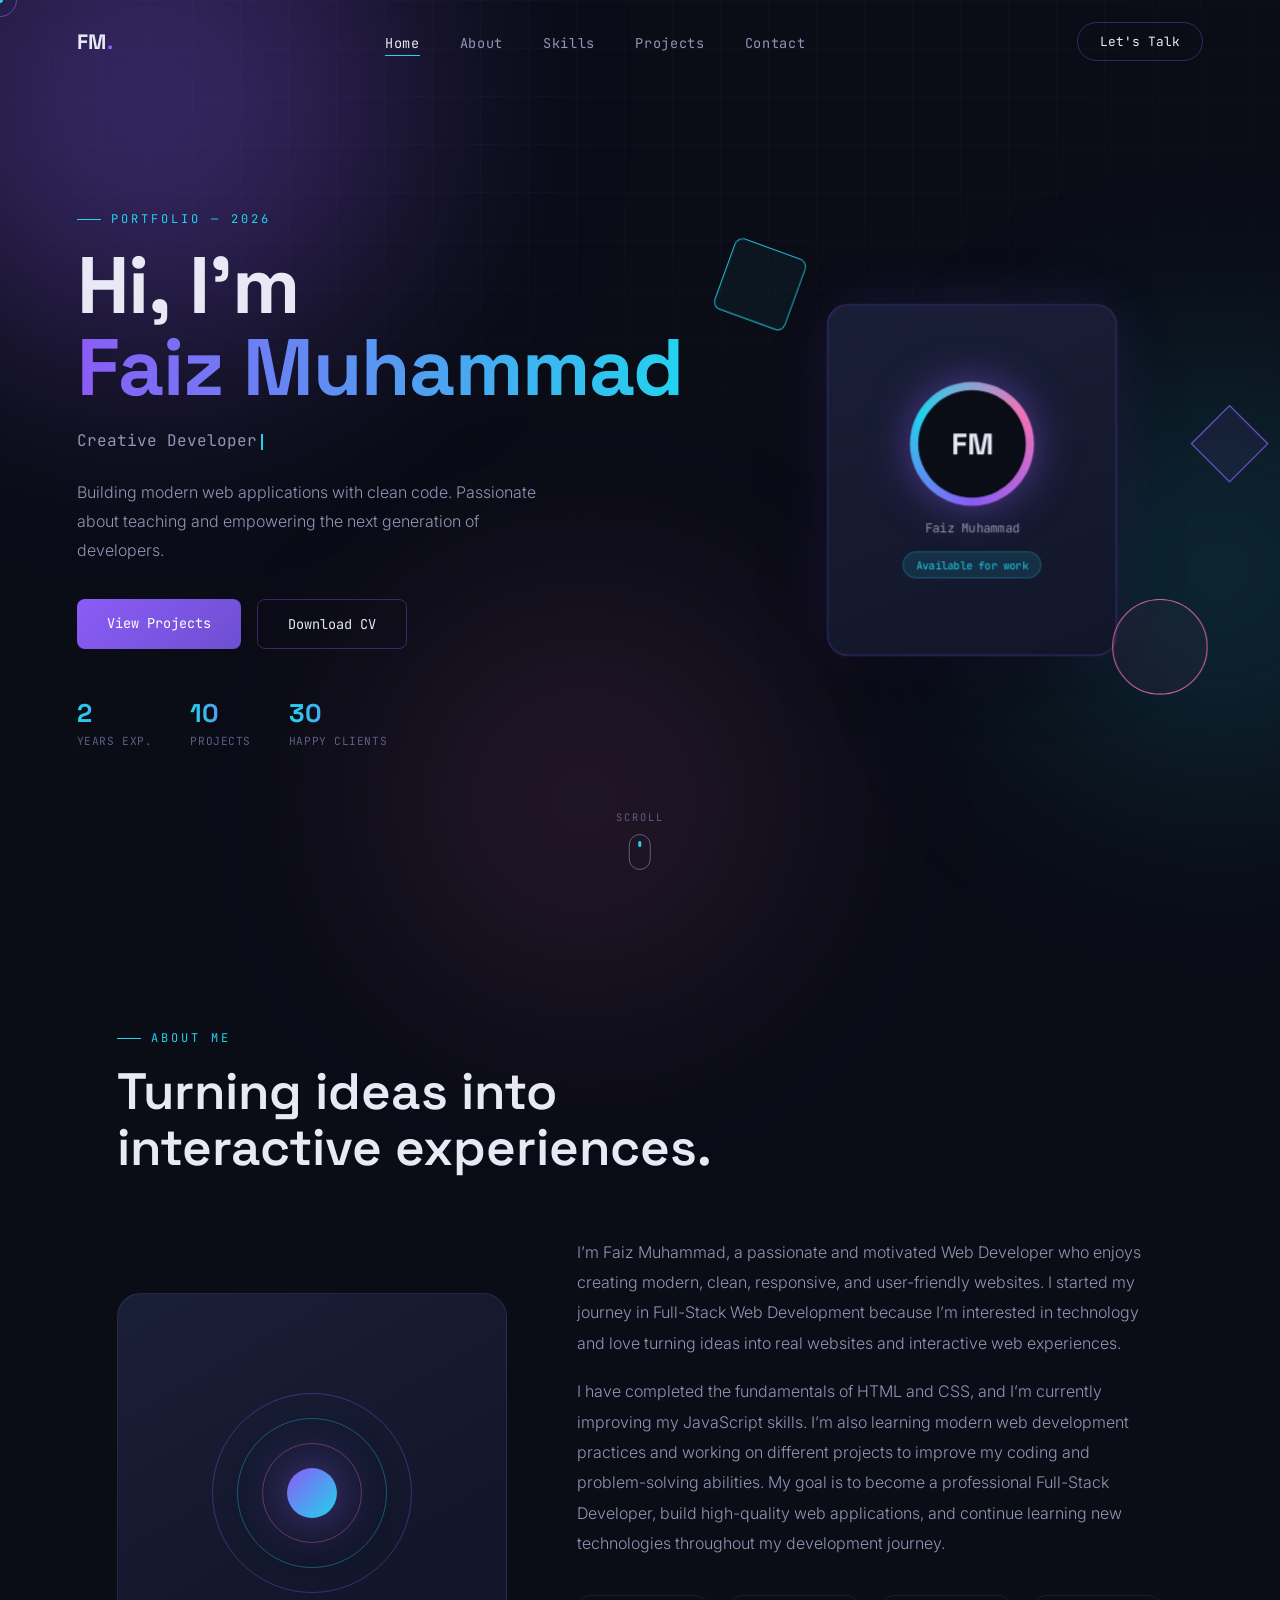
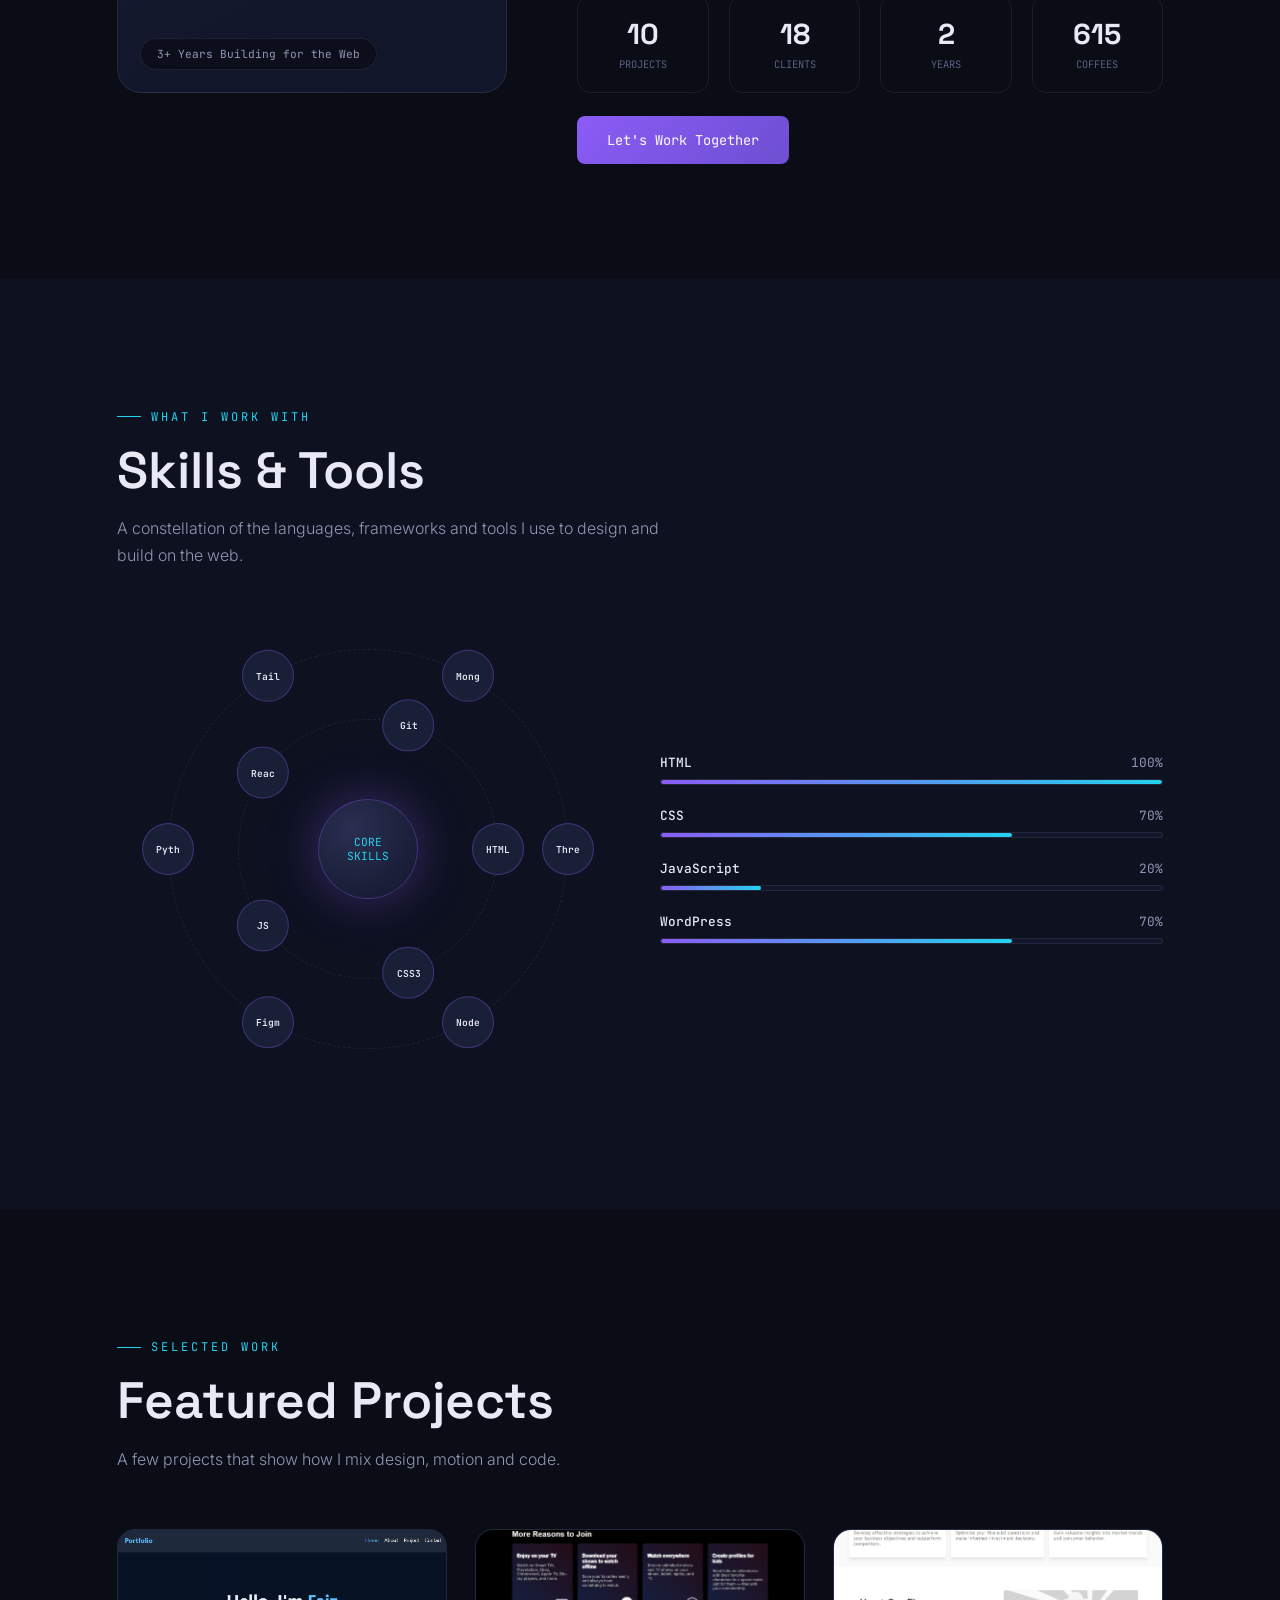
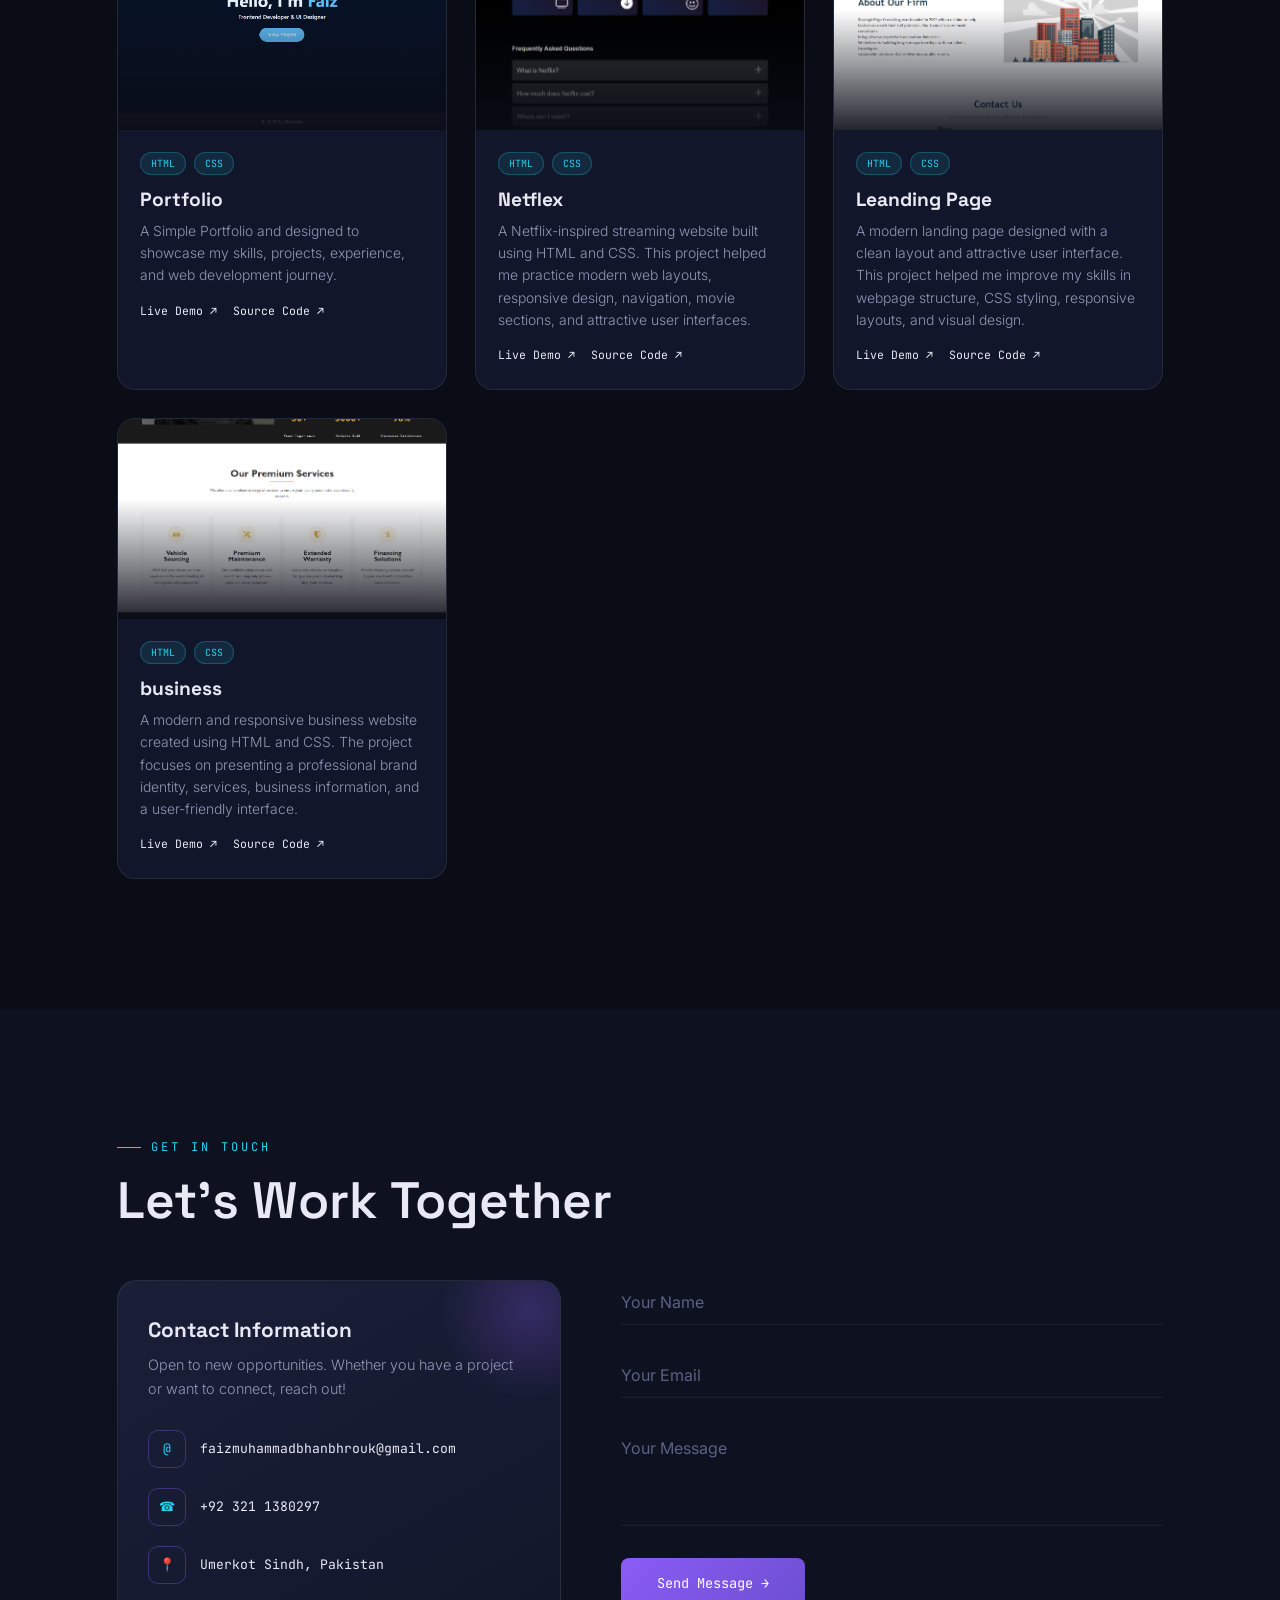
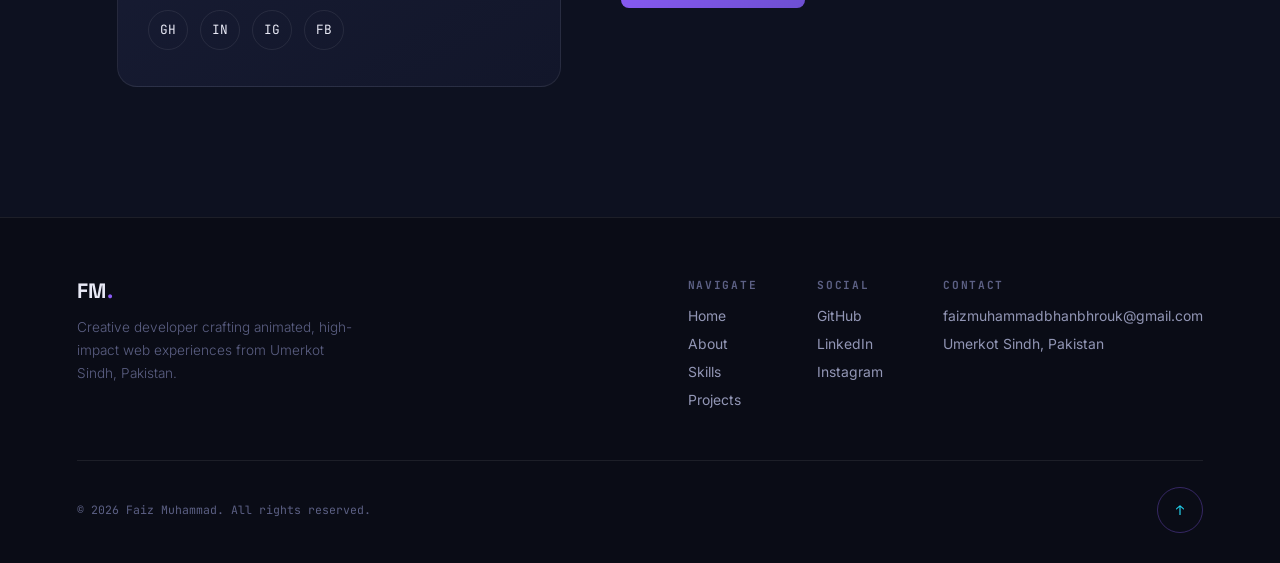
<file: index.html>
<!DOCTYPE html>
<html lang="en">
<head>
<meta charset="UTF-8">
<meta name="viewport" content="width=device-width, initial-scale=1.0">
<title>Faiz Muhammad — Creative Developer</title>
<link rel="preconnect" href="https://fonts.googleapis.com">
<link href="https://fonts.googleapis.com/css2?family=Space+Grotesk:wght@400;500;600;700&family=Inter:wght@300;400;500;600&family=JetBrains+Mono:wght@400;500&display=swap" rel="stylesheet">
<style>
/* ============ TOKENS ============ */
:root{
  --bg:#0a0c16;
  --bg-alt:#0d1120;
  --panel:#12162a;
  --panel-light:#1a1f38;
  --border:rgba(255,255,255,0.08);
  --border-bright:rgba(139,92,246,0.35);
  --violet:#8b5cf6;
  --violet-dim:#6d4fd1;
  --cyan:#22d3ee;
  --pink:#f472b6;
  --text:#e8e9f5;
  --text-dim:#9296b5;
  --text-faint:#5c6084;
  --font-display:'Space Grotesk', sans-serif;
  --font-body:'Inter', sans-serif;
  --font-mono:'JetBrains Mono', monospace;
}

*{margin:0;padding:0;box-sizing:border-box;}
html{scroll-behavior:smooth;}
body{
  background:var(--bg);
  color:var(--text);
  font-family:var(--font-body);
  overflow-x:hidden;
  cursor:none;
}
@media (max-width:900px){ body{cursor:auto;} }

::selection{background:var(--violet);color:#fff;}

a{text-decoration:none;color:inherit;}
ul{list-style:none;}
img{max-width:100%;display:block;}
button{font-family:inherit;cursor:pointer;border:none;background:none;color:inherit;}

.eyebrow{
  font-family:var(--font-mono);
  font-size:0.75rem;
  letter-spacing:0.25em;
  text-transform:uppercase;
  color:var(--cyan);
  display:flex;
  align-items:center;
  gap:10px;
  margin-bottom:18px;
}
.eyebrow::before{
  content:'';
  width:24px;height:1px;
  background:var(--cyan);
}

.section-wrap{
  max-width:1200px;
  margin:0 auto;
  padding:0 6vw;
}

.section-title{
  font-family:var(--font-display);
  font-weight:600;
  font-size:clamp(2rem,4.5vw,3.2rem);
  line-height:1.1;
  margin-bottom:16px;
}
.section-sub{
  color:var(--text-dim);
  font-weight:300;
  max-width:560px;
  font-size:1rem;
  line-height:1.7;
}

/* ============ CURSOR ============ */
.cursor-dot, .cursor-ring{
  position:fixed;
  top:0;left:0;
  pointer-events:none;
  border-radius:50%;
  z-index:9999;
  transform:translate(-50%,-50%);
}
.cursor-dot{
  width:6px;height:6px;
  background:var(--cyan);
  transition:opacity .2s;
}
.cursor-ring{
  width:34px;height:34px;
  border:1px solid rgba(139,92,246,0.6);
  transition:width .25s, height .25s, border-color .25s, background .25s;
}
.cursor-ring.hovered{
  width:60px;height:60px;
  background:rgba(139,92,246,0.12);
  border-color:var(--violet);
}
@media (max-width:900px){ .cursor-dot,.cursor-ring{display:none;} }

/* ============ PRELOADER ============ */
#preloader{
  position:fixed;inset:0;
  background:var(--bg);
  z-index:10000;
  display:flex;
  flex-direction:column;
  align-items:center;
  justify-content:center;
  gap:22px;
  transition:opacity .7s ease, visibility .7s ease;
}
#preloader.hide{opacity:0;visibility:hidden;}
.loader-cube{
  width:46px;height:46px;
  position:relative;
  transform-style:preserve-3d;
  animation:cubeSpin 1.8s infinite linear;
}
.loader-cube div{
  position:absolute;
  width:46px;height:46px;
  border:1px solid var(--violet);
  background:rgba(139,92,246,0.08);
}
.loader-cube .f1{transform:translateZ(23px);}
.loader-cube .f2{transform:rotateY(180deg) translateZ(23px);}
.loader-cube .f3{transform:rotateY(90deg) translateZ(23px);}
.loader-cube .f4{transform:rotateY(-90deg) translateZ(23px);}
.loader-cube .f5{transform:rotateX(90deg) translateZ(23px);}
.loader-cube .f6{transform:rotateX(-90deg) translateZ(23px);}
@keyframes cubeSpin{
  0%{transform:rotateX(0deg) rotateY(0deg);}
  100%{transform:rotateX(360deg) rotateY(360deg);}
}
.loader-text{
  font-family:var(--font-mono);
  font-size:0.75rem;
  letter-spacing:0.3em;
  color:var(--text-dim);
}

/* ============ BACKGROUND FX ============ */
.bg-grid{
  position:fixed;inset:0;
  background-image:
    linear-gradient(rgba(139,92,246,0.045) 1px, transparent 1px),
    linear-gradient(90deg, rgba(139,92,246,0.045) 1px, transparent 1px);
  background-size:48px 48px;
  z-index:0;
  pointer-events:none;
  mask-image:radial-gradient(ellipse 80% 60% at 50% 0%, #000 40%, transparent 100%);
}
.glow-blob{
  position:fixed;
  border-radius:50%;
  filter:blur(120px);
  opacity:0.35;
  z-index:0;
  pointer-events:none;
}
.glow-blob.b1{width:500px;height:500px;background:var(--violet);top:-150px;left:-100px;}
.glow-blob.b2{width:420px;height:420px;background:var(--cyan);top:40%;right:-150px;opacity:0.15;}
.glow-blob.b3{width:400px;height:400px;background:var(--pink);bottom:-100px;left:30%;opacity:0.12;}

/* ============ NAVBAR ============ */
nav{
  position:fixed;top:0;left:0;right:0;
  z-index:1000;
  display:flex;
  align-items:center;
  justify-content:space-between;
  padding:22px 6vw;
  transition:background .4s, padding .4s, border-color .4s;
  border-bottom:1px solid transparent;
}
nav.scrolled{
  background:rgba(10,12,22,0.75);
  backdrop-filter:blur(16px);
  padding:14px 6vw;
  border-color:var(--border);
}
.logo{
  font-family:var(--font-display);
  font-weight:700;
  font-size:1.3rem;
  letter-spacing:0.02em;
}
.logo span{color:var(--violet);}
.nav-links{
  display:flex;
  gap:40px;
}
.nav-links a{
  font-size:0.85rem;
  font-family:var(--font-mono);
  letter-spacing:0.05em;
  color:var(--text-dim);
  position:relative;
  padding-bottom:4px;
  transition:color .3s;
}
.nav-links a::after{
  content:'';
  position:absolute;
  left:0;bottom:0;
  width:0;height:1px;
  background:var(--cyan);
  transition:width .3s;
}
.nav-links a:hover, .nav-links a.active{color:var(--text);}
.nav-links a:hover::after, .nav-links a.active::after{width:100%;}
.nav-cta{
  font-family:var(--font-mono);
  font-size:0.8rem;
  padding:10px 22px;
  border:1px solid var(--border-bright);
  border-radius:30px;
  color:var(--text);
  transition:background .3s, box-shadow .3s;
}
.nav-cta:hover{background:rgba(139,92,246,0.15);box-shadow:0 0 24px rgba(139,92,246,0.35);}
.burger{display:none;flex-direction:column;gap:5px;z-index:1001;}
.burger span{width:24px;height:2px;background:var(--text);transition:.3s;}
@media (max-width:860px){
  .nav-links{
    position:fixed;top:0;right:0;
    height:100vh;width:70%;
    background:var(--bg-alt);
    flex-direction:column;
    justify-content:center;
    align-items:flex-start;
    padding:0 40px;
    gap:28px;
    transform:translateX(100%);
    transition:transform .45s cubic-bezier(.77,0,.18,1);
    border-left:1px solid var(--border);
  }
  .nav-links.open{transform:translateX(0);}
  .nav-cta{display:none;}
  .burger{display:flex;}
  .burger.open span:nth-child(1){transform:rotate(45deg) translate(5px,5px);}
  .burger.open span:nth-child(2){opacity:0;}
  .burger.open span:nth-child(3){transform:rotate(-45deg) translate(5px,-5px);}
}

/* ============ HERO ============ */
#home{
  min-height:100vh;
  display:flex;
  align-items:center;
  position:relative;
  padding:120px 6vw 60px;
  overflow:hidden;
}
.hero-grid{
  max-width:1200px;
  margin:0 auto;
  width:100%;
  display:grid;
  grid-template-columns:1.15fr 0.85fr;
  gap:40px;
  align-items:center;
  position:relative;
  z-index:2;
}
.hero-name{
  font-family:var(--font-display);
  font-weight:700;
  font-size:clamp(2.6rem,6.5vw,5rem);
  line-height:1.02;
  letter-spacing:-0.01em;
}
.hero-name .line{overflow:hidden;display:block;}
.hero-name .line span{
  display:inline-block;
  transform:translateY(110%);
  animation:riseUp .9s cubic-bezier(.19,1,.22,1) forwards;
}
.hero-name .grad-text{
  background:linear-gradient(90deg,var(--violet),var(--cyan));
  -webkit-background-clip:text;
  background-clip:text;
  color:transparent;
}
@keyframes riseUp{to{transform:translateY(0);}}

.hero-role{
  font-family:var(--font-mono);
  font-size:1rem;
  color:var(--text-dim);
  margin:22px 0 24px;
  min-height:1.5em;
}
.hero-role .cursor-blink{
  display:inline-block;
  width:2px;height:1em;
  background:var(--cyan);
  margin-left:4px;
  vertical-align:middle;
  animation:blink 0.9s steps(1) infinite;
}
@keyframes blink{50%{opacity:0;}}

.hero-desc{
  color:var(--text-dim);
  max-width:480px;
  line-height:1.8;
  font-weight:300;
  margin-bottom:34px;
}

.hero-cta{display:flex;gap:16px;flex-wrap:wrap;margin-bottom:48px;}
.btn{
  font-family:var(--font-mono);
  font-size:0.85rem;
  padding:15px 30px;
  border-radius:8px;
  position:relative;
  overflow:hidden;
  transition:transform .35s cubic-bezier(.34,1.56,.64,1), box-shadow .35s;
}
.btn-primary{
  background:linear-gradient(135deg,var(--violet),var(--violet-dim));
  color:#fff;
}
.btn-primary:hover{transform:translateY(-4px);box-shadow:0 14px 30px rgba(139,92,246,0.4);}
.btn-outline{
  border:1px solid var(--border-bright);
  color:var(--text);
}
.btn-outline:hover{transform:translateY(-4px);background:rgba(255,255,255,0.04);}

.hero-stats{display:flex;gap:38px;}
.hero-stat b{
  font-family:var(--font-display);
  font-size:1.6rem;
  display:block;
  background:linear-gradient(90deg,var(--cyan),var(--violet));
  -webkit-background-clip:text;background-clip:text;color:transparent;
}
.hero-stat span{font-family:var(--font-mono);font-size:0.7rem;color:var(--text-faint);letter-spacing:0.05em;}

/* Hero 3D stage */
.hero-stage{
  position:relative;
  height:480px;
  perspective:1200px;
}
.stage-inner{
  position:relative;
  width:100%;height:100%;
  transform-style:preserve-3d;
  transition:transform .15s ease-out;
}
.profile-card{
  position:absolute;
  top:50%;left:50%;
  width:280px;height:340px;
  transform:translate(-50%,-50%) translateZ(40px);
  border-radius:20px;
  background:linear-gradient(160deg, var(--panel-light), var(--panel));
  border:1px solid var(--border-bright);
  box-shadow:0 30px 60px -20px rgba(0,0,0,0.7), 0 0 60px -10px rgba(139,92,246,0.25);
  display:flex;
  flex-direction:column;
  align-items:center;
  justify-content:center;
  gap:14px;
  overflow:hidden;
}
.avatar-orb{
  width:120px;height:120px;
  border-radius:50%;
  background:conic-gradient(from 180deg, var(--violet), var(--cyan), var(--pink), var(--violet));
  animation:spinOrb 6s linear infinite;
  display:flex;align-items:center;justify-content:center;
  box-shadow:0 0 40px rgba(139,92,246,0.5);
}
.avatar-orb::before{
  content:'FM';
  font-family:var(--font-display);
  font-weight:700;
  font-size:1.8rem;
  color:var(--bg);
  background:var(--bg);
  width:104px;height:104px;
  border-radius:50%;
  display:flex;align-items:center;justify-content:center;
  color:var(--text);
}
@keyframes spinOrb{to{transform:rotate(360deg);}}
.profile-card p{font-family:var(--font-mono);font-size:0.75rem;color:var(--text-dim);}
.profile-card .badge{
  font-family:var(--font-mono);
  font-size:0.65rem;
  padding:5px 12px;
  border-radius:20px;
  background:rgba(34,211,238,0.12);
  color:var(--cyan);
  border:1px solid rgba(34,211,238,0.3);
}

.floating-shape{
  position:absolute;
  transform-style:preserve-3d;
  opacity:0.85;
}
.shape-tri{
  top:5%;left:0%;
  width:70px;height:70px;
  border:1px solid var(--cyan);
  transform:translateZ(90px) rotate(20deg);
  animation:floatY 5s ease-in-out infinite, rotate3d 10s linear infinite;
  border-radius:8px;
  background:rgba(34,211,238,0.05);
}
.shape-circle{
  bottom:8%;right:2%;
  width:90px;height:90px;
  border-radius:50%;
  border:1px solid var(--pink);
  transform:translateZ(70px);
  background:rgba(244,114,182,0.06);
  animation:floatY 6s ease-in-out infinite 0.5s;
}
.shape-square{
  top:38%;right:-6%;
  width:50px;height:50px;
  border:1px solid var(--violet);
  transform:translateZ(110px) rotate(45deg);
  background:rgba(139,92,246,0.08);
  animation:floatY 4.5s ease-in-out infinite 1s, rotate3d 8s linear infinite reverse;
}
@keyframes floatY{
  0%,100%{transform:translateY(0) translateZ(90px);}
  50%{transform:translateY(-22px) translateZ(90px);}
}
@keyframes rotate3d{
  to{transform:rotateY(360deg) rotateX(360deg);}
}

.scroll-cue{
  position:absolute;
  bottom:30px;left:50%;
  transform:translateX(-50%);
  display:flex;flex-direction:column;align-items:center;gap:10px;
  z-index:3;
}
.scroll-cue span{font-family:var(--font-mono);font-size:0.65rem;color:var(--text-faint);letter-spacing:0.2em;}
.scroll-mouse{
  width:22px;height:36px;
  border:1px solid var(--text-faint);
  border-radius:12px;
  position:relative;
}
.scroll-mouse::before{
  content:'';
  position:absolute;
  top:6px;left:50%;
  width:3px;height:6px;
  background:var(--cyan);
  border-radius:2px;
  transform:translateX(-50%);
  animation:scrollDot 1.6s ease-in-out infinite;
}
@keyframes scrollDot{
  0%{opacity:1;top:6px;}
  70%{opacity:0;top:18px;}
  100%{opacity:0;top:6px;}
}

@media (max-width:860px){
  .hero-grid{grid-template-columns:1fr;}
  .hero-stage{height:340px;order:-1;}
  .hero-stats{flex-wrap:wrap;gap:24px;}
}

/* ============ REVEAL ============ */
.reveal{opacity:0;transform:translateY(50px);transition:opacity .9s cubic-bezier(.19,1,.22,1), transform .9s cubic-bezier(.19,1,.22,1);}
.reveal.in-view{opacity:1;transform:translateY(0);}
.reveal-delay-1{transition-delay:.12s;}
.reveal-delay-2{transition-delay:.24s;}
.reveal-delay-3{transition-delay:.36s;}

section{position:relative;z-index:2;padding:130px 0;}

/* ============ ABOUT ============ */
.about-grid{
  display:grid;
  grid-template-columns:0.8fr 1.2fr;
  gap:70px;
  align-items:center;
  margin-top:60px;
}
.about-visual{
  position:relative;
  height:400px;
  perspective:1000px;
}
.about-card{
  position:absolute;inset:0;
  border-radius:24px;
  background:linear-gradient(150deg,var(--panel-light),var(--panel) 70%);
  border:1px solid var(--border);
  transform-style:preserve-3d;
  transition:transform .4s ease-out;
  display:flex;align-items:center;justify-content:center;
  overflow:hidden;
}
.about-card .rings{
  width:200px;height:200px;
  position:relative;
}
.about-card .rings i{
  position:absolute;inset:0;
  border-radius:50%;
  border:1px solid var(--border-bright);
  animation:ringPulse 4s ease-in-out infinite;
}
.about-card .rings i:nth-child(2){inset:25px;animation-delay:.4s;border-color:rgba(34,211,238,0.35);}
.about-card .rings i:nth-child(3){inset:50px;animation-delay:.8s;border-color:rgba(244,114,182,0.35);}
.about-card .rings .core{
  position:absolute;inset:75px;
  border-radius:50%;
  background:linear-gradient(135deg,var(--violet),var(--cyan));
  box-shadow:0 0 50px rgba(139,92,246,0.6);
}
@keyframes ringPulse{
  0%,100%{transform:scale(1);opacity:0.6;}
  50%{transform:scale(1.08);opacity:1;}
}
.about-tag{
  position:absolute;
  bottom:22px;left:22px;
  font-family:var(--font-mono);
  font-size:0.7rem;
  padding:8px 16px;
  background:rgba(10,12,22,0.7);
  backdrop-filter:blur(6px);
  border:1px solid var(--border);
  border-radius:20px;
  color:var(--text-dim);
}
.about-text p{
  color:var(--text-dim);
  font-weight:300;
  line-height:1.9;
  margin-bottom:18px;
  font-size:1rem;
}
.about-stats{
  display:grid;
  grid-template-columns:repeat(4,1fr);
  gap:20px;
  margin:36px 0;
}
.stat-box{
  padding:20px 12px;
  border:1px solid var(--border);
  border-radius:14px;
  text-align:center;
  transition:border-color .3s, transform .3s;
}
.stat-box:hover{border-color:var(--border-bright);transform:translateY(-6px);}
.stat-box b{
  font-family:var(--font-display);
  font-size:1.8rem;
  display:block;
  color:var(--text);
}
.stat-box span{font-family:var(--font-mono);font-size:0.65rem;color:var(--text-faint);}

@media (max-width:860px){
  .about-grid{grid-template-columns:1fr;gap:40px;}
  .about-stats{grid-template-columns:repeat(2,1fr);}
}

/* ============ SKILLS ============ */
#skills{background:var(--bg-alt);}
.skills-layout{
  display:grid;
  grid-template-columns:1fr 1fr;
  gap:40px;
  align-items:center;
  margin-top:50px;
}
.orbit-wrap{
  position:relative;
  height:460px;
  display:flex;align-items:center;justify-content:center;
}
.orbit-center{
  width:100px;height:100px;
  border-radius:50%;
  background:radial-gradient(circle at 35% 30%, #2a2f52, var(--panel));
  border:1px solid var(--border-bright);
  display:flex;align-items:center;justify-content:center;
  font-family:var(--font-mono);
  font-size:0.7rem;
  color:var(--cyan);
  box-shadow:0 0 50px rgba(139,92,246,0.35);
  z-index:2;
  text-align:center;
  line-height:1.3;
}
.orbit-ring{
  position:absolute;
  border:1px dashed var(--border);
  border-radius:50%;
  top:50%;left:50%;
}
.orbit-ring.r1{width:260px;height:260px;margin:-130px 0 0 -130px;animation:spin 22s linear infinite;}
.orbit-ring.r2{width:400px;height:400px;margin:-200px 0 0 -200px;animation:spin 34s linear infinite reverse;}
@keyframes spin{to{transform:rotate(360deg);}}
.orbit-node{
  position:absolute;
  width:52px;height:52px;
  border-radius:50%;
  background:var(--panel-light);
  border:1px solid var(--border-bright);
  display:flex;align-items:center;justify-content:center;
  font-family:var(--font-mono);
  font-size:0.6rem;
  font-weight:600;
  color:var(--text);
  top:50%;left:50%;
  margin:-26px 0 0 -26px;
  transition:transform .3s, box-shadow .3s, background .3s;
  cursor:pointer;
}
.orbit-node:hover{
  background:linear-gradient(135deg,var(--violet),var(--cyan));
  box-shadow:0 0 30px rgba(139,92,246,0.6);
  transform:scale(1.25);
  z-index:5;
}
.orbit-node .tip{
  position:absolute;
  bottom:120%;left:50%;
  transform:translateX(-50%);
  background:var(--panel);
  border:1px solid var(--border-bright);
  padding:5px 10px;
  border-radius:6px;
  font-family:var(--font-mono);
  font-size:0.62rem;
  white-space:nowrap;
  opacity:0;
  pointer-events:none;
  transition:opacity .25s;
}
.orbit-node:hover .tip{opacity:1;}

.skills-list{display:flex;flex-direction:column;gap:22px;}
.skill-bar-item span{
  font-family:var(--font-mono);
  font-size:0.8rem;
  display:flex;
  justify-content:space-between;
  margin-bottom:8px;
  color:var(--text-dim);
}
.skill-bar-item span b{color:var(--text);font-weight:500;}
.bar-track{
  height:6px;
  background:var(--panel);
  border-radius:6px;
  overflow:hidden;
  border:1px solid var(--border);
}
.bar-fill{
  height:100%;
  width:0%;
  border-radius:6px;
  background:linear-gradient(90deg,var(--violet),var(--cyan));
  transition:width 1.4s cubic-bezier(.19,1,.22,1);
}

@media (max-width:860px){
  .skills-layout{grid-template-columns:1fr;}
  .orbit-wrap{height:340px;}
  .orbit-ring.r1{width:190px;height:190px;margin:-95px 0 0 -95px;}
  .orbit-ring.r2{width:290px;height:290px;margin:-145px 0 0 -145px;}
  .orbit-node{width:42px;height:42px;margin:-21px 0 0 -21px;font-size:0.52rem;}
}

/* ============ PROJECTS ============ */
.project-grid{
  display:grid;
  grid-template-columns:repeat(3,1fr);
  gap:28px;
  margin-top:56px;
}
.project-card{
  position:relative;
  border-radius:18px;
  overflow:hidden;
  background:var(--panel);
  border:1px solid var(--border);
  transform-style:preserve-3d;
  transition:transform .12s ease-out, box-shadow .3s;
  cursor:pointer;
}
.project-card:hover{box-shadow:0 30px 60px -20px rgba(0,0,0,0.6);}
.project-media{
  height:200px;
  overflow:hidden;
  position:relative;
}
.project-media img{
  width:100%;height:100%;object-fit:cover;
  transition:transform .6s ease;
  transform:translateZ(0);
}
.project-card:hover .project-media img{transform:scale(1.1);}
.project-media::after{
  content:'';
  position:absolute;inset:0;
  background:linear-gradient(180deg, transparent 40%, rgba(10,12,22,0.9));
}
.project-body{padding:22px 22px 26px;}
.project-tags{display:flex;gap:8px;flex-wrap:wrap;margin-bottom:12px;}
.project-tags span{
  font-family:var(--font-mono);
  font-size:0.62rem;
  padding:4px 10px;
  border-radius:20px;
  background:rgba(34,211,238,0.1);
  color:var(--cyan);
  border:1px solid rgba(34,211,238,0.25);
}
.project-body h3{
  font-family:var(--font-display);
  font-size:1.2rem;
  margin-bottom:8px;
}
.project-body p{
  color:var(--text-dim);
  font-size:0.87rem;
  line-height:1.6;
  font-weight:300;
  margin-bottom:16px;
}
.project-links{display:flex;gap:16px;}
.project-links a{
  font-family:var(--font-mono);
  font-size:0.72rem;
  color:var(--text);
  display:flex;align-items:center;gap:6px;
  border-bottom:1px solid transparent;
  transition:border-color .3s, color .3s;
}
.project-links a:hover{color:var(--cyan);border-color:var(--cyan);}

@media (max-width:1000px){.project-grid{grid-template-columns:repeat(2,1fr);}}
@media (max-width:640px){.project-grid{grid-template-columns:1fr;}}

/* ============ CONTACT ============ */
#contact{background:var(--bg-alt);}
.contact-grid{
  display:grid;
  grid-template-columns:0.9fr 1.1fr;
  gap:60px;
  margin-top:50px;
}
.contact-info-card{
  border:1px solid var(--border);
  border-radius:20px;
  padding:36px 30px;
  background:linear-gradient(150deg,var(--panel-light),var(--panel));
  height:fit-content;
  position:relative;
  overflow:hidden;
}
.contact-info-card::before{
  content:'';
  position:absolute;
  top:-60px;right:-60px;
  width:180px;height:180px;
  border-radius:50%;
  background:radial-gradient(circle, rgba(139,92,246,0.25), transparent 70%);
}
.contact-info-card h3{
  font-family:var(--font-display);
  font-size:1.3rem;
  margin-bottom:10px;
}
.contact-info-card > p{color:var(--text-dim);font-weight:300;margin-bottom:28px;font-size:0.9rem;line-height:1.7;}
.contact-line{
  display:flex;
  align-items:center;
  gap:14px;
  margin-bottom:20px;
  font-family:var(--font-mono);
  font-size:0.82rem;
}
.contact-line .ic{
  width:38px;height:38px;
  border-radius:10px;
  border:1px solid var(--border-bright);
  display:flex;align-items:center;justify-content:center;
  color:var(--cyan);
  flex-shrink:0;
}
.socials{display:flex;gap:12px;margin-top:26px;}
.socials a{
  width:40px;height:40px;
  border-radius:50%;
  border:1px solid var(--border);
  display:flex;align-items:center;justify-content:center;
  transition:.3s;
  font-size:0.8rem;
  font-family:var(--font-mono);
}
.socials a:hover{background:var(--violet);border-color:var(--violet);transform:translateY(-4px);}

.form-group{position:relative;margin-bottom:28px;}
.form-group input, .form-group textarea{
  width:100%;
  background:transparent;
  border:none;
  border-bottom:1px solid var(--border);
  padding:12px 0;
  color:var(--text);
  font-family:var(--font-body);
  font-size:1rem;
  outline:none;
  resize:none;
  transition:border-color .3s;
}
.form-group textarea{min-height:100px;}
.form-group label{
  position:absolute;
  top:12px;left:0;
  color:var(--text-faint);
  font-size:1rem;
  pointer-events:none;
  transition:.3s;
}
.form-group input:focus ~ label,
.form-group input:not(:placeholder-shown) ~ label,
.form-group textarea:focus ~ label,
.form-group textarea:not(:placeholder-shown) ~ label{
  top:-14px;
  font-size:0.7rem;
  font-family:var(--font-mono);
  color:var(--cyan);
}
.form-group input:focus, .form-group textarea:focus{border-color:var(--cyan);}
.submit-btn{
  font-family:var(--font-mono);
  font-size:0.85rem;
  padding:16px 36px;
  border-radius:8px;
  background:linear-gradient(135deg,var(--violet),var(--violet-dim));
  color:#fff;
  transition:transform .3s, box-shadow .3s;
  display:inline-flex;
  align-items:center;
  gap:10px;
}
.submit-btn:hover{transform:translateY(-4px);box-shadow:0 14px 30px rgba(139,92,246,0.4);}
.form-status{
  margin-top:16px;
  font-family:var(--font-mono);
  font-size:0.78rem;
  color:var(--cyan);
  opacity:0;
  transition:opacity .4s;
}
.form-status.show{opacity:1;}

@media (max-width:860px){.contact-grid{grid-template-columns:1fr;}}

/* ============ FOOTER ============ */
footer{
  position:relative;
  z-index:2;
  border-top:1px solid var(--border);
  padding:60px 6vw 30px;
}
.footer-top{
  display:flex;
  justify-content:space-between;
  align-items:flex-start;
  flex-wrap:wrap;
  gap:40px;
  max-width:1200px;
  margin:0 auto 40px;
}
.footer-brand .logo{margin-bottom:12px;display:block;}
.footer-brand p{color:var(--text-faint);font-size:0.85rem;max-width:280px;font-weight:300;line-height:1.7;}
.footer-links{display:flex;gap:60px;flex-wrap:wrap;}
.footer-col h4{
  font-family:var(--font-mono);
  font-size:0.7rem;
  letter-spacing:0.15em;
  color:var(--text-faint);
  margin-bottom:16px;
  text-transform:uppercase;
}
.footer-col a{
  display:block;
  color:var(--text-dim);
  font-size:0.87rem;
  margin-bottom:12px;
  transition:color .3s;
}
.footer-col a:hover{color:var(--cyan);}
.footer-bottom{
  max-width:1200px;
  margin:0 auto;
  padding-top:26px;
  border-top:1px solid var(--border);
  display:flex;
  justify-content:space-between;
  align-items:center;
  flex-wrap:wrap;
  gap:16px;
  font-family:var(--font-mono);
  font-size:0.72rem;
  color:var(--text-faint);
}
#toTop{
  width:46px;height:46px;
  border-radius:50%;
  border:1px solid var(--border-bright);
  display:flex;align-items:center;justify-content:center;
  color:var(--cyan);
  transition:.3s;
}
#toTop:hover{background:var(--violet);color:#fff;transform:translateY(-6px);}

@media (max-width:640px){
  .footer-top{flex-direction:column;}
}

/* Utility */
.mono{font-family:var(--font-mono);}
</style>
</head>
<body>

<div class="cursor-dot"></div>
<div class="cursor-ring"></div>

<div id="preloader">
  <div class="loader-cube">
    <div class="f1"></div><div class="f2"></div><div class="f3"></div>
    <div class="f4"></div><div class="f5"></div><div class="f6"></div>
  </div>
  <div class="loader-text">LOADING EXPERIENCE</div>
</div>

<div class="bg-grid"></div>
<div class="glow-blob b1"></div>
<div class="glow-blob b2"></div>
<div class="glow-blob b3"></div>

<nav id="navbar">
  <a href="#home" class="logo">FM<span>.</span></a>
  <ul class="nav-links" id="navLinks">
    <li><a href="#home" class="nav-link active">Home</a></li>
    <li><a href="#about" class="nav-link">About</a></li>
    <li><a href="#skills" class="nav-link">Skills</a></li>
    <li><a href="#projects" class="nav-link">Projects</a></li>
    <li><a href="#contact" class="nav-link">Contact</a></li>
  </ul>
  <a href="#contact" class="nav-cta">Let's Talk</a>
  <div class="burger" id="burger"><span></span><span></span><span></span></div>
</nav>

<main>

  <!-- HOME -->
  <section id="home">
    <div class="hero-grid">
      <div>
        <div class="eyebrow reveal">PORTFOLIO — 2026</div>
        <h1 class="hero-name">
          <span class="line"><span style="animation-delay:.05s">Hi, I'm</span></span>
          <span class="line"><span style="animation-delay:.15s" class="grad-text">Faiz Muhammad</span></span>
        </h1>
        <div class="hero-role mono">
          <span id="typedRole">Creative Developer</span><span class="cursor-blink"></span>
        </div>
        <p class="hero-desc reveal reveal-delay-1">
            Building modern web applications with clean code. Passionate about teaching and empowering the next generation of developers.
        </p>
        <div class="hero-cta reveal reveal-delay-2">
          <a href="#projects" class="btn btn-primary">View Projects</a>
          <a href="CV.pdf" target="_blank" class="btn btn-outline">Download CV</a>
        </div>
        <div class="hero-stats reveal reveal-delay-3">
          <div class="hero-stat"><b class="counter" data-target="2">0</b><span>YEARS EXP.</span></div>
          <div class="hero-stat"><b class="counter" data-target="10">0</b><span>PROJECTS</span></div>
          <div class="hero-stat"><b class="counter" data-target="30">0</b><span>HAPPY CLIENTS</span></div>
        </div>
      </div>

      <div class="hero-stage" id="heroStage">
        <div class="stage-inner" id="stageInner">
          <div class="floating-shape shape-tri"></div>
          <div class="floating-shape shape-circle"></div>
          <div class="floating-shape shape-square"></div>
          <div class="profile-card">
            <div class="avatar-orb"></div>
            <p>Faiz Muhammad</p>
            <span class="badge">Available for work</span>
          </div>
        </div>
      </div>
    </div>

    <div class="scroll-cue">
      <span>SCROLL</span>
      <div class="scroll-mouse"></div>
    </div>
  </section>

  <!-- ABOUT -->
  <section id="about">
    <div class="section-wrap">
      <div class="eyebrow reveal">ABOUT ME</div>
      <h2 class="section-title reveal">Turning ideas into <br>interactive experiences.</h2>

      <div class="about-grid">
        <div class="about-visual reveal">
          <div class="about-card" id="aboutCard">
            <div class="rings">
              <i></i><i></i><i></i>
              <div class="core"></div>
            </div>
            <div class="about-tag">3+ Years Building for the Web</div>
          </div>
        </div>

        <div class="about-text reveal reveal-delay-1">
          <p>
            I’m Faiz Muhammad, a passionate and motivated Web Developer who enjoys creating modern, clean, responsive, and user-friendly websites.

I started my journey in Full-Stack Web Development because I’m interested in technology and love turning ideas into real websites and interactive web experiences.
          </p>
          <p>I have completed the fundamentals of HTML and CSS, and I’m currently improving my JavaScript skills. I’m also learning modern web development practices and working on different projects to improve my coding and problem-solving abilities.

My goal is to become a professional Full-Stack Developer, build high-quality web applications, and continue learning new technologies throughout my development journey.
          </p>

          <div class="about-stats">
            <div class="stat-box"><b class="counter" data-target="10">0</b><span>PROJECTS</span></div>
            <div class="stat-box"><b class="counter" data-target="18">0</b><span>CLIENTS</span></div>
            <div class="stat-box"><b class="counter" data-target="2">0</b><span>YEARS</span></div>
            <div class="stat-box"><b class="counter" data-target="900">0</b><span>COFFEES</span></div>
          </div>

          <a href="#contact" class="btn btn-primary">Let's Work Together</a>
        </div>
      </div>
    </div>
  </section>

  <!-- SKILLS -->
  <section id="skills">
    <div class="section-wrap">
      <div class="eyebrow reveal">WHAT I WORK WITH</div>
      <h2 class="section-title reveal">Skills &amp; Tools</h2>
      <p class="section-sub reveal reveal-delay-1">A constellation of the languages, frameworks and tools I use to design and build on the web.</p>

      <div class="skills-layout">
        <div class="orbit-wrap reveal">
          <div class="orbit-ring r1"></div>
          <div class="orbit-ring r2"></div>
          <div class="orbit-center">CORE<br>SKILLS</div>
          <div class="orbit-nodes" id="orbitNodes"></div>
        </div>

        <div class="skills-list reveal reveal-delay-1">
          <div class="skill-bar-item">
            <span><b>HTML</b>100%</span>
            <div class="bar-track"><div class="bar-fill" data-width="100"></div></div>
          </div>
          <div class="skill-bar-item">
            <span><b>CSS</b>70%</span>
            <div class="bar-track"><div class="bar-fill" data-width="70"></div></div>
          </div>
          <div class="skill-bar-item">
            <span><b>JavaScript</b>20%</span>
            <div class="bar-track"><div class="bar-fill" data-width="20"></div></div>
          </div>
          <div class="skill-bar-item">
            <span><b>WordPress</b>70%</span>
            <div class="bar-track"><div class="bar-fill" data-width="70"></div></div>
          </div>
        </div>
      </div>
    </div>
  </section>

  <!-- PROJECTS -->
  <section id="projects">
    <div class="section-wrap">
      <div class="eyebrow reveal">SELECTED WORK</div>
      <h2 class="section-title reveal">Featured Projects</h2>
      <p class="section-sub reveal reveal-delay-1">A few projects that show how I mix design, motion and code.</p>

      <div class="project-grid" id="projectGrid">
        <!-- injected by JS -->
      </div>
    </div>
  </section>

  <!-- CONTACT -->
  <section id="contact">
    <div class="section-wrap">
      <div class="eyebrow reveal">GET IN TOUCH</div>
      <h2 class="section-title reveal">Let's Work Together</h2>

      <div class="contact-grid">
        <div class="contact-info-card reveal">
          <h3>Contact Information</h3>
          <p>Open to new opportunities. Whether you have a project or want to connect, reach out!</p>

          <div class="contact-line"><span class="ic">@</span>faizmuhammadbhanbhrouk@gmail.com</div>
          <div class="contact-line"><span class="ic">☎</span> +92 321 1380297</div>
          <div class="contact-line"><span class="ic">📍</span> Umerkot Sindh, Pakistan</div>

          <div class="socials">
            <a href="https://github.com/" title="GitHub" target="_blank">GH</a>
            <a href="https://www.linkedin.com/in/faiz-muhammad-62015a424/" title="LinkedIn" target="_blank">IN</a>
            <a href="https://www.instagram.com/faiz_muhammad297/?hl=en" title="Instagram" target="_blank">IG</a>
            <a href="https://web.facebook.com/profile.php?id=61564522845831" title="Dribbble" target="_blank">FB</a>
          </div>
        </div>

        <form class="contact-form reveal reveal-delay-1" id="contactForm">
          <div class="form-group">
            <input type="text" id="nameInput" placeholder=" " required>
            <label>Your Name</label>
          </div>
          <div class="form-group">
            <input type="email" id="emailInput" placeholder=" " required>
            <label>Your Email</label>
          </div>
          <div class="form-group">
            <textarea id="msgInput" placeholder=" " required></textarea>
            <label>Your Message</label>
          </div>
          <button type="submit" class="submit-btn">Send Message →</button>
          <div class="form-status mono" id="formStatus">✓ Message sent — I'll get back to you soon!</div>
        </form>
      </div>
    </div>
  </section>

</main>

<footer>
  <div class="footer-top">
    <div class="footer-brand">
      <a href="#home" class="logo">FM<span>.</span></a>
      <p>Creative developer crafting animated, high-impact web experiences from Umerkot Sindh, Pakistan.</p>
    </div>
    <div class="footer-links">
      <div class="footer-col">
        <h4>Navigate</h4>
        <a href="#home">Home</a>
        <a href="#about">About</a>
        <a href="#skills">Skills</a>
        <a href="#projects">Projects</a>
      </div>
      <div class="footer-col">
        <h4>Social</h4>
        <a href="https://github.com/" target="_blank">GitHub</a>
        <a href="https://www.linkedin.com/in/faiz-muhammad-62015a424/" target="_blank">LinkedIn</a>
        <a href="https://www.instagram.com/faiz_muhammad297/?hl=en" target="_blank">Instagram</a>
      </div>
      <div class="footer-col">
        <h4>Contact</h4>
        <a href="faizmuhammadbhanbhrouk@gmail.com" target="_blank">faizmuhammadbhanbhrouk@gmail.com</a>
        <a href="https://www.google.com/maps/place/Umerkot,+Pakistan/@25.3562338,69.7158786,14z/data=!3m1!4b1!4m6!3m5!1s0x394f21c3879b3989:0x20633183c4534261!8m2!3d25.3587907!4d69.739556!16zL20vMGJucWow?entry=ttu&g_ep=EgoyMDI2MDgxMi4wIKXMDSoASAFQAw%3D%3D" target="_blank">Umerkot Sindh, Pakistan</a>
      </div>
    </div>
  </div>
  <div class="footer-bottom">
    <span>© <span id="year"></span> Faiz Muhammad. All rights reserved.</span>
    <button id="toTop">↑</button>
  </div>
</footer>

<script>
/* ============ PRELOADER ============ */
window.addEventListener('load', () => {
  setTimeout(() => document.getElementById('preloader').classList.add('hide'), 500);
});

/* ============ CUSTOM CURSOR ============ */
const dot = document.querySelector('.cursor-dot');
const ring = document.querySelector('.cursor-ring');
let mx=0,my=0, rx=0, ry=0;
window.addEventListener('mousemove', e=>{
  mx=e.clientX; my=e.clientY;
  dot.style.left=mx+'px'; dot.style.top=my+'px';
});
function animateRing(){
  rx += (mx-rx)*0.15; ry += (my-ry)*0.15;
  ring.style.left=rx+'px'; ring.style.top=ry+'px';
  requestAnimationFrame(animateRing);
}
animateRing();
document.querySelectorAll('a, button, .orbit-node, .project-card, input, textarea').forEach(el=>{
  el.addEventListener('mouseenter', ()=>ring.classList.add('hovered'));
  el.addEventListener('mouseleave', ()=>ring.classList.remove('hovered'));
});

/* ============ NAVBAR ============ */
const navbar = document.getElementById('navbar');
window.addEventListener('scroll', ()=>{
  navbar.classList.toggle('scrolled', window.scrollY>40);
});
const burger = document.getElementById('burger');
const navLinks = document.getElementById('navLinks');
burger.addEventListener('click', ()=>{
  burger.classList.toggle('open');
  navLinks.classList.toggle('open');
});
document.querySelectorAll('.nav-link').forEach(l=>{
  l.addEventListener('click', ()=>{
    burger.classList.remove('open');
    navLinks.classList.remove('open');
  });
});

/* Scroll-spy active link */
const sections = document.querySelectorAll('section[id]');
const navItems = document.querySelectorAll('.nav-link');
window.addEventListener('scroll', ()=>{
  let current='';
  sections.forEach(sec=>{
    const top = sec.offsetTop - 140;
    if(window.scrollY >= top) current = sec.getAttribute('id');
  });
  navItems.forEach(item=>{
    item.classList.toggle('active', item.getAttribute('href')==='#'+current);
  });
});

/* ============ TYPED ROLE TEXT ============ */
const roles = ["Creative Developer", "3D Web Designer", "Front-End Engineer", "UI/UX Enthusiast"];
let roleIdx=0, charIdx=0, deleting=false;
const typedEl = document.getElementById('typedRole');
function typeLoop(){
  const current = roles[roleIdx];
  if(!deleting){
    charIdx++;
    typedEl.textContent = current.slice(0, charIdx);
    if(charIdx === current.length){ deleting=true; setTimeout(typeLoop, 1400); return; }
  } else {
    charIdx--;
    typedEl.textContent = current.slice(0, charIdx);
    if(charIdx === 0){ deleting=false; roleIdx=(roleIdx+1)%roles.length; }
  }
  setTimeout(typeLoop, deleting ? 40 : 80);
}
typeLoop();

/* ============ HERO 3D PARALLAX ============ */
const heroStage = document.getElementById('heroStage');
const stageInner = document.getElementById('stageInner');
heroStage.addEventListener('mousemove', e=>{
  const rect = heroStage.getBoundingClientRect();
  const px = (e.clientX - rect.left)/rect.width - 0.5;
  const py = (e.clientY - rect.top)/rect.height - 0.5;
  stageInner.style.transform = `rotateY(${px*18}deg) rotateX(${-py*18}deg)`;
});
heroStage.addEventListener('mouseleave', ()=>{
  stageInner.style.transform = 'rotateY(0deg) rotateX(0deg)';
});

/* About card tilt */
const aboutCard = document.getElementById('aboutCard');
aboutCard.parentElement.addEventListener('mousemove', e=>{
  const rect = aboutCard.parentElement.getBoundingClientRect();
  const px = (e.clientX - rect.left)/rect.width - 0.5;
  const py = (e.clientY - rect.top)/rect.height - 0.5;
  aboutCard.style.transform = `rotateY(${px*14}deg) rotateX(${-py*14}deg)`;
});
aboutCard.parentElement.addEventListener('mouseleave', ()=>{
  aboutCard.style.transform = 'rotateY(0deg) rotateX(0deg)';
});

/* ============ SCROLL REVEAL ============ */
const revealEls = document.querySelectorAll('.reveal');
const io = new IntersectionObserver((entries)=>{
  entries.forEach(entry=>{
    if(entry.isIntersecting){
      entry.target.classList.add('in-view');
      io.unobserve(entry.target);
    }
  });
}, {threshold:0.15});
revealEls.forEach(el=>io.observe(el));

/* ============ COUNTERS ============ */
const counters = document.querySelectorAll('.counter');
const counterIO = new IntersectionObserver((entries)=>{
  entries.forEach(entry=>{
    if(entry.isIntersecting){
      const el = entry.target;
      const target = +el.dataset.target;
      let cur = 0;
      const step = Math.max(1, target/60);
      const tick = ()=>{
        cur += step;
        if(cur >= target){ el.textContent = target; return; }
        el.textContent = Math.floor(cur);
        requestAnimationFrame(tick);
      };
      tick();
      counterIO.unobserve(el);
    }
  });
},{threshold:0.5});
counters.forEach(c=>counterIO.observe(c));

/* ============ SKILL BARS ============ */
const bars = document.querySelectorAll('.bar-fill');
const barIO = new IntersectionObserver((entries)=>{
  entries.forEach(entry=>{
    if(entry.isIntersecting){
      entry.target.style.width = entry.target.dataset.width + '%';
      barIO.unobserve(entry.target);
    }
  });
},{threshold:0.4});
bars.forEach(b=>barIO.observe(b));

/* ============ SKILLS ORBIT ============ */
const skillData = [
  {name:'HTML5', r:1}, {name:'CSS3', r:1}, {name:'JS', r:1},
  {name:'React', r:1}, {name:'Git', r:1},
  {name:'Three.js', r:2}, {name:'Node.js', r:2}, {name:'Figma', r:2},
  {name:'Python', r:2}, {name:'Tailwind', r:2}, {name:'MongoDB', r:2}
];
const orbitContainer = document.getElementById('orbitNodes');
const radii = {1:130, 2:200};
const wrapEl = document.querySelector('.orbit-wrap');
function layoutOrbit(){
  const isMobile = window.innerWidth <= 860;
  const rMap = isMobile ? {1:95, 2:145} : radii;
  const countByRing = {1: skillData.filter(s=>s.r===1).length, 2: skillData.filter(s=>s.r===2).length};
  const seen = {1:0,2:0};
  orbitContainer.innerHTML='';
  skillData.forEach(skill=>{
    const total = countByRing[skill.r];
    const idx = seen[skill.r]++;
    const angle = (idx/total) * 2*Math.PI;
    const r = rMap[skill.r];
    const x = Math.cos(angle)*r;
    const y = Math.sin(angle)*r;
    const node = document.createElement('div');
    node.className='orbit-node';
    node.style.transform = `translate(${x}px, ${y}px)`;
    node.innerHTML = `${skill.name.slice(0,4)}<span class="tip">${skill.name}</span>`;
    orbitContainer.appendChild(node);
  });
}
layoutOrbit();
window.addEventListener('resize', layoutOrbit);

/* ============ PROJECTS DATA + TILT ============ */
 
/* ============ PROJECTS DATA + TILT ============ */
const projects = [
  {
    title:'Portfolio',
    desc:'A Simple Portfolio and designed to showcase my skills, projects, experience, and web development journey.',
    tags:['HTML','CSS'],
    img:'/imgs/projects-1.png',
    link:'website-1/index.html'
  },
  {
    title:'Netflex',
    desc:'A Netflix-inspired streaming website built using HTML and CSS. This project helped me practice modern web layouts, responsive design, navigation, movie sections, and attractive user interfaces.',
    tags:['HTML','CSS'],
    img:'/imgs/project-4.png',
    link:'website-2/index.html'
  },
  {
    title:'Leanding Page',
    desc:'A modern landing page designed with a clean layout and attractive user interface. This project helped me improve my skills in webpage structure, CSS styling, responsive layouts, and visual design.',
    tags:['HTML','CSS'],
    img:'/imgs/project-2.png',
    link:'website-3/index.html'
  },
  {
    title:'business',
    desc:'A modern and responsive business website created using HTML and CSS. The project focuses on presenting a professional brand identity, services, business information, and a user-friendly interface.',
    tags:['HTML','CSS'],
    img:'/imgs/project-3.png',
    link:'website-4/index.html'
  }
];
 
const grid = document.getElementById('projectGrid');
projects.forEach((p,i)=>{
  const card = document.createElement('div');
  card.className = 'project-card reveal' + (i%3===1 ? ' reveal-delay-1' : i%3===2 ? ' reveal-delay-2' : '');
  card.innerHTML = `
    <div class="project-media"><img src="${p.img}" alt="${p.title}" loading="lazy"></div>
    <div class="project-body">
      <div class="project-tags">${p.tags.map(t=>`<span>${t}</span>`).join('')}</div>
      <h3>${p.title}</h3>
      <p>${p.desc}</p>
      <div class="project-links">
        <a href="${p.link}" target="_blank">Live Demo ↗</a>
        <a href="#">Source Code ↗</a>
      </div>
    </div>
  `;
  grid.appendChild(card);
  io.observe(card); 
 
  card.addEventListener('mousemove', e=>{
    const rect = card.getBoundingClientRect();
    const px = (e.clientX - rect.left)/rect.width - 0.5;
    const py = (e.clientY - rect.top)/rect.height - 0.5;
    card.style.transform = `perspective(800px) rotateY(${px*10}deg) rotateX(${-py*10}deg) translateY(-6px)`;
  });
  card.addEventListener('mouseleave', ()=>{
    card.style.transform = 'perspective(800px) rotateY(0deg) rotateX(0deg) translateY(0)';
  });
});
 

/* ============ CONTACT FORM ============ */
const form = document.getElementById('contactForm');
const status = document.getElementById('formStatus');
form.addEventListener('submit', e=>{
  e.preventDefault();
  status.classList.add('show');
  form.reset();
  setTimeout(()=>status.classList.remove('show'), 4000);
});

/* ============ BACK TO TOP ============ */
document.getElementById('toTop').addEventListener('click', ()=>{
  window.scrollTo({top:0, behavior:'smooth'});
});

/* ============ FOOTER YEAR ============ */
document.getElementById('year').textContent = new Date().getFullYear();
</script>
</body>
</html>
</file>
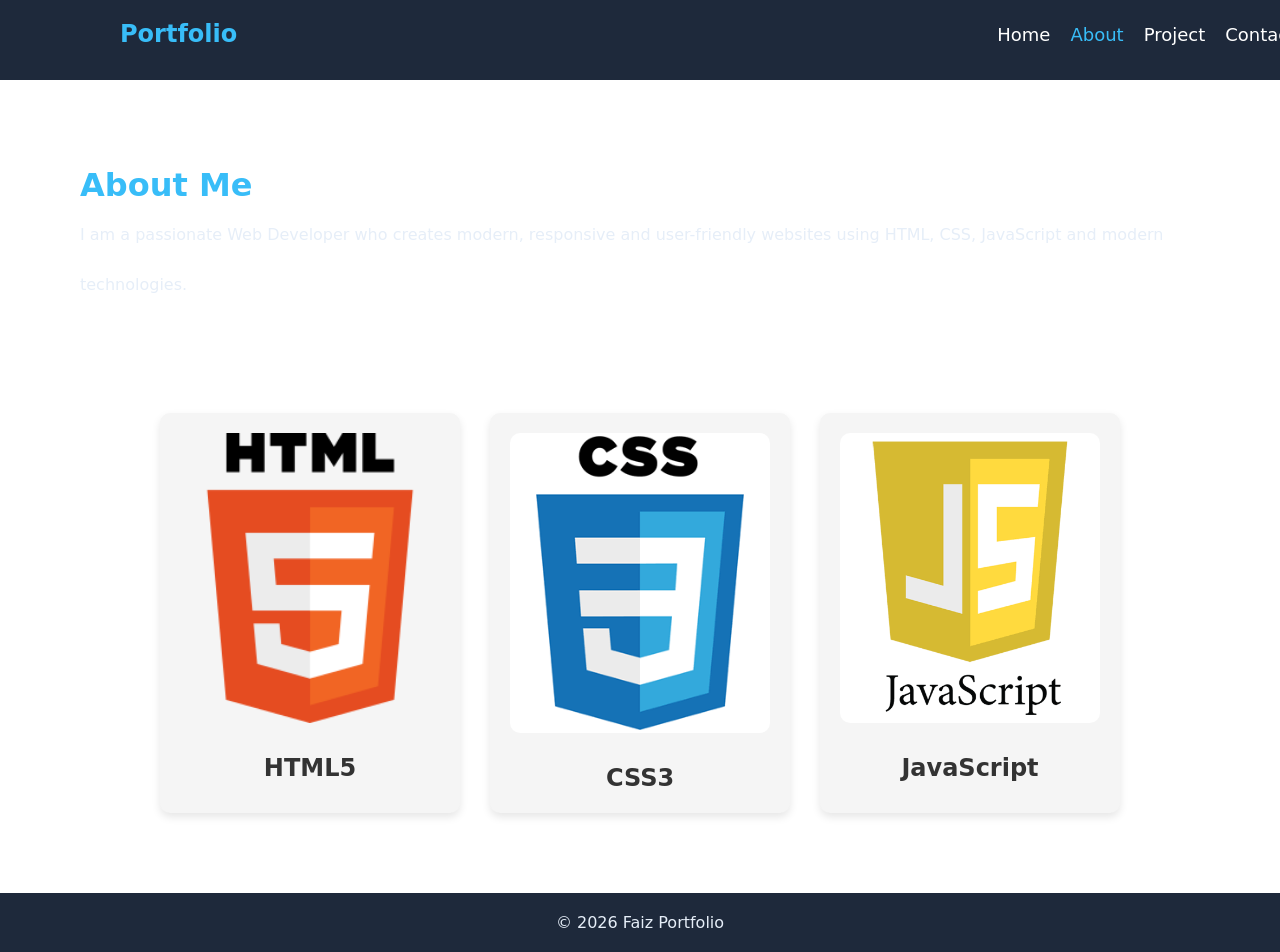
<file: Website-1/about.html>
<!DOCTYPE html>
<html>
<head>
    <title>About Me</title>
    <link rel="stylesheet" href="about.css">
</head>
<body>

    <header>
        <nav>
            <h2 id="nav-h1">Portfolio</h2>
            <ul>
                <li><a href="index.html">Home</a></li>
                <li><a href="about.html" style="color: #38bdf8;">About</a></li>
                <li><a href="project.html">Project</a></li>
                <li><a href="contact.html">Contact</a></li>
            </ul>
        </nav>
    </header>
<!-- main part -->
    <main>
        <div class="main">  
        <h1 id="skill-h11">About Me</h1>
        <p id="skill-p">I am a passionate Web Developer who creates modern, responsive and user-friendly websites using HTML, CSS, JavaScript and modern technologies.</p>
        <h2 id="skill-h2">My Skills</h2>
    <div class="cards">
        <div class="card">
            <img src="html5.png" alt="" class="card-img">
            <h2 class="card-heading">HTML5</h2>
        </div>
        <div class="card">
            <img src="css3.png" alt="" class="card-img">
            <h2 class="card-heading">CSS3</h2>
        </div>
        <div class="card">
            <img src="js.png" alt="" class="card-img">
            <h2 class="card-heading">JavaScript</h2>
        </div>
    </div>
        </div>
    </main>

    <footer>
        <div class="footer">
            <p>© 2026 Faiz Portfolio</p>
        </div>
    </footer>
</body>
</html>
</file>
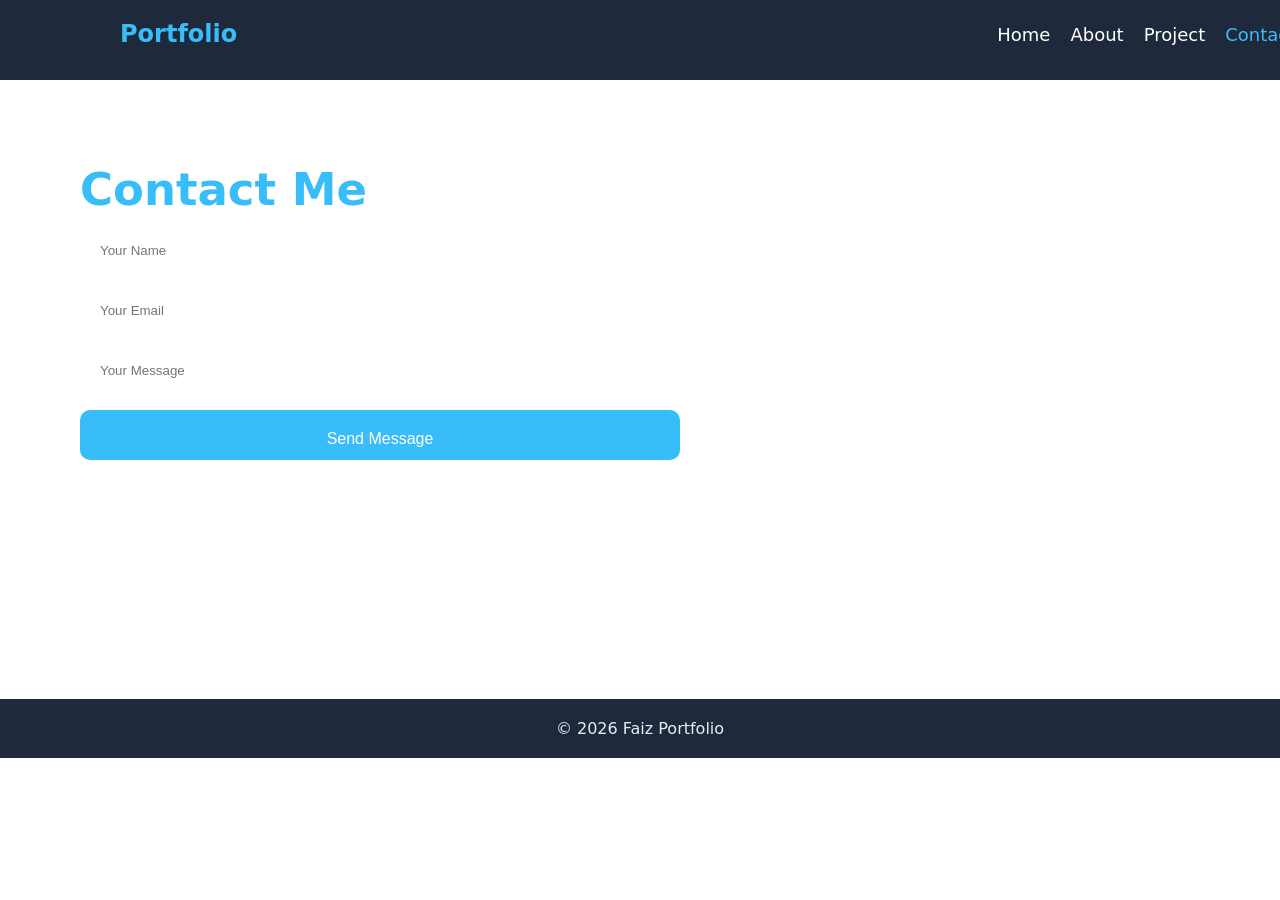
<file: Website-1/contact.html>
<!DOCTYPE html>
<html>
<head>
    <title>Contact</title>
    <link rel="stylesheet" href="contact.css">
</head>
<body>

    <header>
        <nav>
            <h2 id="nav-h1">Portfolio</h2>
            <ul>
                <li><a href="index.html">Home</a></li>
                <li><a href="about.html">About</a></li>
                <li><a href="project.html">Project</a></li>
                <li><a href="contact.html" style="color: #38bdf8;">Contact</a></li>
            </ul>
        </nav>
    </header>

    <main>
        <form action="">
        <div class="main">  
        <h1 id="con-h11">Contact Me</h1>
            <input type="text" placeholder="Your Name" required>
            <input type="email" placeholder="Your Email" required>
            <input type="text" placeholder="Your Message" required>
            <button>Send Message</button>
        </div>
        </form>
    </main>

    <footer>
        <div class="footer">
            <p>© 2026 Faiz Portfolio</p>
        </div>
    </footer>
</body>
</html>
</file>
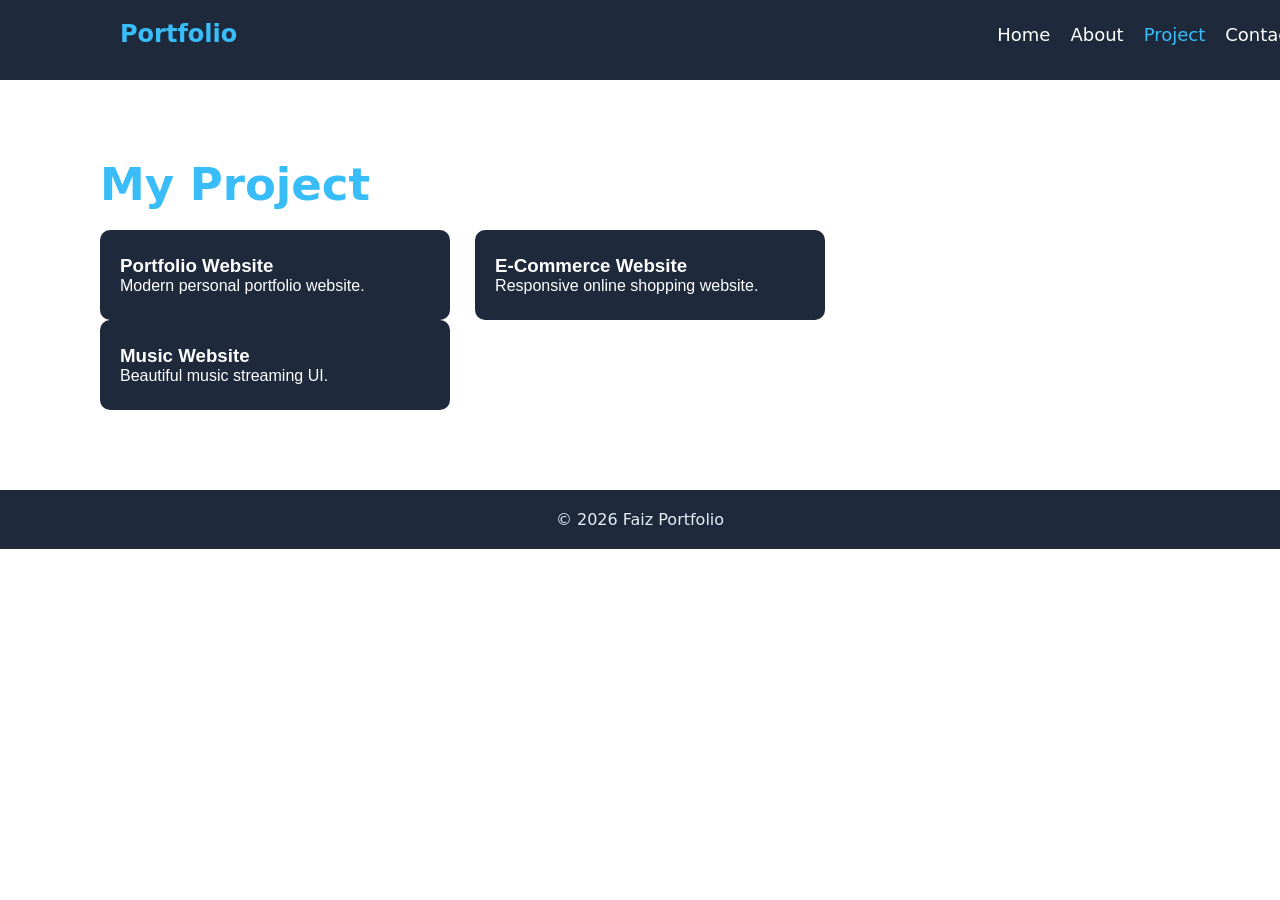
<file: Website-1/project.html>
<!DOCTYPE html>
<html>
<head>
    <title>Project</title>
    <link rel="stylesheet" href="project.css">
</head>
<body>

    <header>
        <nav>
            <h2 id="nav-h1">Portfolio</h2>
            <ul>
                <li><a href="index.html">Home</a></li>
                <li><a href="about.html">About</a></li>
                <li><a href="project.html" style="color: #38bdf8;">Project</a></li>
                <li><a href="contact.html">Contact</a></li>
            </ul>
        </nav>
    </header>
<!-- main part -->
    <main>
        <div class="main">  
        <h1 id="pro-h11">My Project</h1>
        <button>
            <h3>Portfolio Website</h3>
            <p>Modern personal portfolio website.</p>
        </button>
        <button>
            <h3>E-Commerce Website</h3>
            <p>Responsive online shopping website.</p>
        </button>
        <button>
            <h3>Music Website</h3>
            <p>Beautiful music streaming UI.</p>
        </button>
        </div>
    </main>

    <footer>
        <div class="footer">
            <p>© 2026 Faiz Portfolio</p>
        </div>
    </footer>
</body>
</html>
</file>
<file: Website-1/about.css>
*{
    margin: 0;
    padding: 0;
    box-sizing: border-box;
}
body{
    background:linear-gradient(#081226);
    color: #e6eef8;
    font-family: Inter,ui-sans-serif,system-ui,Segoe UI,Roboto,Arial;
}

header{
    background-color: #1e293b;
    height: 80px;
    padding: 20px 120px;
}

nav{
    display: flex;
    align-items: center;
    gap: 10px;
}

#nav-h1{
    color: #38bdf8;
}

nav ul{
    display: flex;
    align-items: center;
    gap: 20px;
    padding-left: 750px;
}

nav li{
    list-style: none;
    cursor: pointer;
    font-size: 18px;
    transition: all 0.3s;
}
nav a{
    color: white;
    text-decoration: none;
}
nav a:hover{
    color: #38bdf8;
    text-decoration: underline;
}

/* main part  */
.part2-heading{
    font-size: 40px;
    font-family: Helvetica;
    color: #333;
    text-align: center;
    margin-top: 50px;
}
.part2-para{
    font-size: 20px;
    font-family: Arial;
    color: #555;
    text-align: center;
    margin-top: 20px;
    padding: 0 20px;
}

/* cards */
.cards{
    display: flex;
    justify-content: center;
    gap: 30px;
    margin-top: 50px;
}
.card{
    width: 300px;
    height: 400px;
    background-color: #f5f5f5;
    border-radius: 10px;
    box-shadow: 0 4px 8px rgba(0, 0, 0, 0.1);
    display: flex;
    flex-direction: column;
    align-items: center;
    padding: 20px;
    transition: all 0.2s;
}
.card:hover{
    transform: translateY(-10px);
}
.card img{
    width: 100%;
    height: 300px;
    object-fit: cover;
    border-radius: 10px;
    cursor: pointer;
}
.card h2{
    font-size: 24px;
    color: #333;
    margin-top: 20px;
    cursor: pointer;
}
main{
    padding: 80px 80px;
    display: flex;
    line-height: 50px;
}
main #skill-h11{
    color: #38bdf8;
}
#skill-h2{
    display: inline-block;
    color: white;

}

/* footer part  */

footer{
    background-color: #1e293b;
    text-align: center;
    padding: 20px;
}
</file>
<file: Website-1/contact.css>
*{
    margin: 0;
    padding: 0;
    box-sizing: border-box;
}
body{
    background:linear-gradient(#081226);
    color: #e6eef8;
    font-family: Inter,ui-sans-serif,system-ui,Segoe UI,Roboto,Arial;
}

header{
    background-color: #1e293b;
    height: 80px;
    padding: 20px 120px;
}

nav{
    display: flex;
    align-items: center;
    gap: 10px;
}

#nav-h1{
    color: #38bdf8;
}

nav ul{
    display: flex;
    align-items: center;
    gap: 20px;
    padding-left: 750px;
}

nav li{
    list-style: none;
    cursor: pointer;
    font-size: 18px;
    transition: all 0.3s;
}
nav a{
    color: white;
    text-decoration: none;
}
nav a:hover{
    color: #38bdf8;
    text-decoration: underline;
}

/* main part  */

main{
    padding: 80px 80px;
    display: flex;
    line-height: 50px;
}
main #con-h11{
    font-size: 45px;
    color: #38bdf8;
}
form{
    width: 600px;
    line-height: 60px;
}
input{
    height: 30px;
    width: 600px;
    border: none;
    border-radius: 10px;
    padding: 20px;
}



main button{
    background: #38bdf8;
    height: 50px;
    width: 600px;
    border-radius: 10px;
    border: none;
    outline: none;
    font-size: 16px;
    color: white;
    padding: 20px;
    margin-top: 10px;
    transition: all 0.3s;
}

main button:hover{
    transform: translateY(-7px);
}

/* footer part  */

footer{
    background-color: #1e293b;
    text-align: center;
    padding: 20px;
    margin-top: 150px;
}
</file>
<file: Website-1/project.css>
*{
    margin: 0;
    padding: 0;
    box-sizing: border-box;
}
body{
    background:linear-gradient(#081226);
    color: #e6eef8;
    font-family: Inter,ui-sans-serif,system-ui,Segoe UI,Roboto,Arial;
}

header{
    background-color: #1e293b;
    height: 80px;
    padding: 20px 120px;
}

nav{
    display: flex;
    align-items: center;
    gap: 10px;
}

#nav-h1{
    color: #38bdf8;
}

nav ul{
    display: flex;
    align-items: center;
    gap: 20px;
    padding-left: 750px;
}

nav li{
    list-style: none;
    cursor: pointer;
    font-size: 18px;
    transition: all 0.3s;
}
nav a{
    color: white;
    text-decoration: none;
}
nav a:hover{
    color: #38bdf8;
    text-decoration: underline;
}

/* main part  */

main{
    padding: 80px 80px;
    display: flex;
    line-height: 50px;
}
main #pro-h11{
    font-size: 45px;
    color: #38bdf8;
    padding-left: 20px;
    padding-bottom: 20px;
}
main button{
    background: #1e293b;
    height: 90px;
    width: 350px;
    border-radius: 10px;
    border: none;
    outline: none;
    font-size: 16px;
    color: white;
    padding: 20px;
    margin-left: 20px;
    text-align: left;
    transition: all 0.3s;
}

main button:hover{
    transform: translateY(-7px);
}

/* footer part  */

footer{
    background-color: #1e293b;
    text-align: center;
    padding: 20px;
}
</file>
